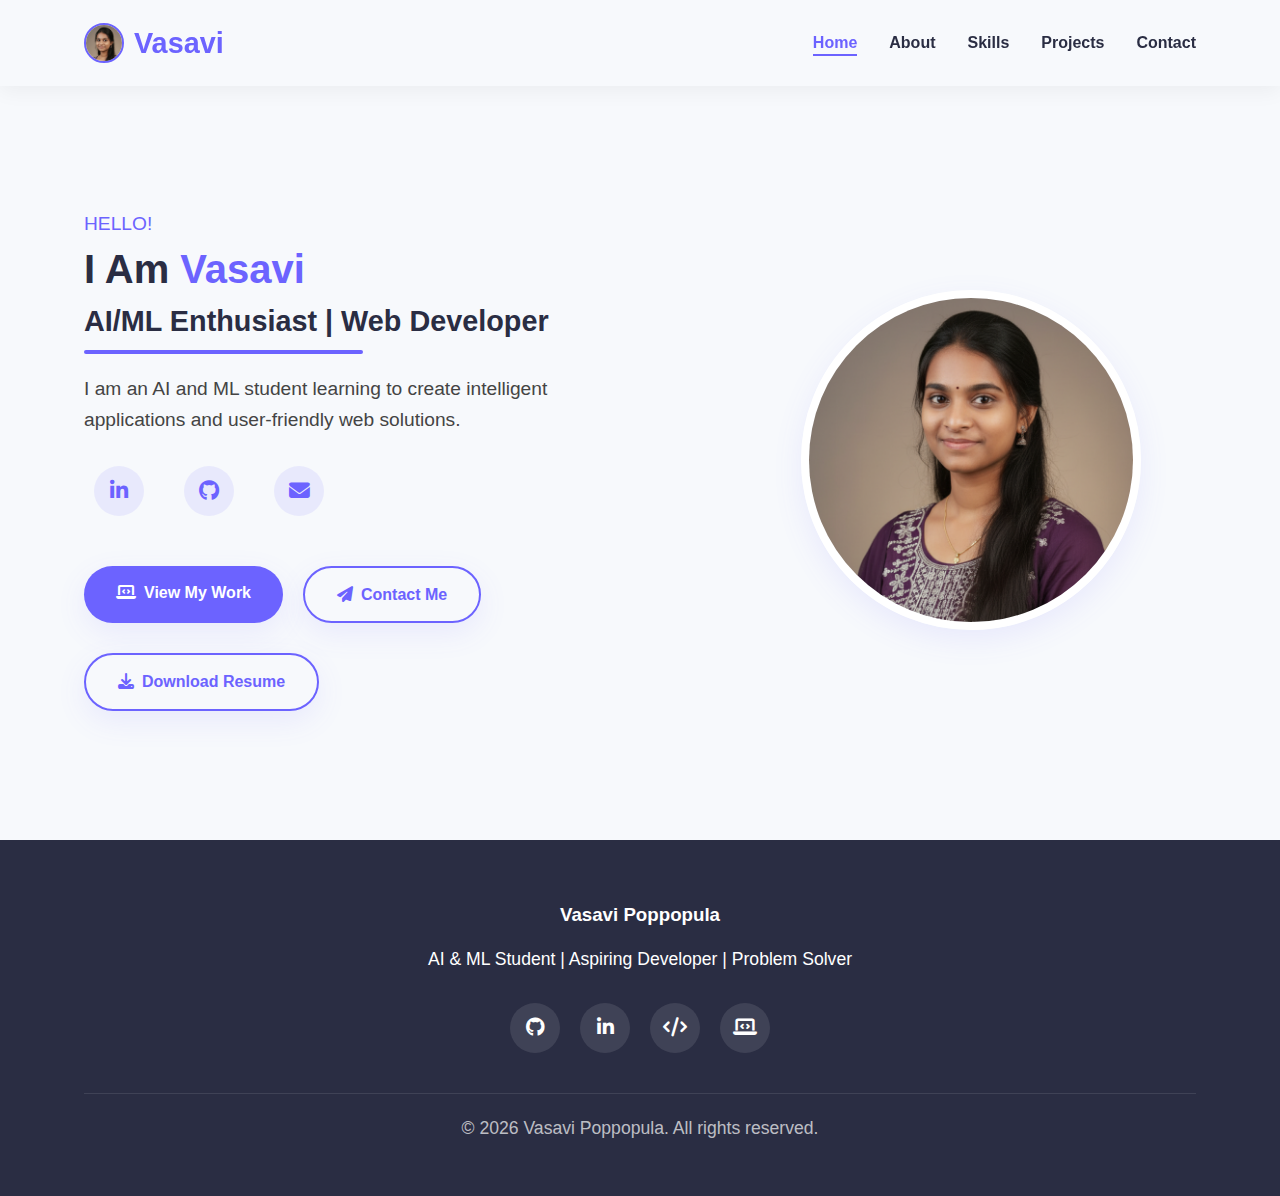
<file: index.html>
<!DOCTYPE html>
<html lang="en">
<head>
    <meta charset="UTF-8">
    <meta name="viewport" content="width=device-width, initial-scale=1.0">
    <title>Vasavi Poppopula | AI & ML Student</title>
    <link rel="stylesheet" href="style.css">
    <link rel="stylesheet" href="https://cdnjs.cloudflare.com/ajax/libs/font-awesome/6.4.0/css/all.min.css">
</head>
<body>
    <!-- Navigation -->
    <header>
        <div class="container">
            <nav>
               <a href="index.html" class="logo">
    <div class="logo-img" style="overflow: hidden; border-radius: 50%; width: 40px; height: 40px;">
        <img src="image.png" alt="Vasavi" style="width: 100%; height: 100%; object-fit: cover;">
    </div>
    Vasavi
</a>
                <div class="menu-toggle" id="menuToggle">
                    <i class="fas fa-bars"></i>
                </div>
                <ul class="nav-links" id="navLinks">
                    <li><a href="index.html" class="active">Home</a></li>
                    <li><a href="about.html">About</a></li>
                    <li><a href="skills.html">Skills</a></li>
                    <li><a href="projects.html">Projects</a></li>
                    <li><a href="contact.html">Contact</a></li>
                </ul>
            </nav>
        </div>
    </header>

    <!-- Hero Section -->
    <section id="home" class="hero" style="padding: 40px 0; min-height: calc(100vh - 140px); display: flex; align-items: center;">
        <div class="container">
            <div style="display: flex; flex-direction: row; align-items: center; justify-content: space-between; padding: 20px 0;">
                <!-- Left side - Text content -->
                <div style="flex: 1; max-width: 600px; padding-right: 40px;">
                    <p style="font-size: 1.2rem; color: var(--primary); margin-bottom: 5px; font-weight: 400;">HELLO!</p>
                    <h1 style="font-size: 2.5rem; margin-bottom: 5px; line-height: 1.2;">I Am <span class="highlight">Vasavi</span></h1>
                    
                    
                 <div style="margin-bottom: 20px;">
    <h2 id="tagline" style="font-size: 1.8rem; color: var(--dark); font-weight: 600; margin-bottom: 10px;">
        AI/ML Enthusiast | Web Developer
    </h2>
  
</div>
                    
                    <!-- Short description -->
                    <p style="font-size: 1.2rem; color: var(--text); margin-bottom: 20px; line-height: 1.6;">
                      I am an AI and ML student learning to create intelligent applications and user-friendly web solutions.
                    </p>
                    
                    <!-- Social Icons -->
                    <div style="display: flex; gap: 20px; margin-top: 30px;">
                        <a href="https://linkedin.com/in/vasavi29" class="social-link" target="_blank" style="width: 50px; height: 50px; background-color: rgba(108, 99, 255, 0.1); color: var(--primary); display: flex; align-items: center; justify-content: center; border-radius: 50%; font-size: 1.3rem; transition: var(--transition); text-decoration: none;">
                            <i class="fab fa-linkedin-in"></i>
                        </a>
                        <a href="https://github.com/vasavi297" class="social-link" target="_blank" style="width: 50px; height: 50px; background-color: rgba(108, 99, 255, 0.1); color: var(--primary); display: flex; align-items: center; justify-content: center; border-radius: 50%; font-size: 1.3rem; transition: var(--transition); text-decoration: none;">
                            <i class="fab fa-github"></i>
                        </a>
                        <a href="https://mail.google.com/mail/?view=cm&fs=1&to=vasavi2972006@gmail.com&su=Portfolio%20Inquiry" 
   target="_blank"
   class="social-link" 
   style="width: 50px; height: 50px; background-color: rgba(108, 99, 255, 0.1); color: var(--primary); display: flex; align-items: center; justify-content: center; border-radius: 50%; font-size: 1.3rem; transition: var(--transition); text-decoration: none;">
    <i class="fas fa-envelope"></i>
</a>
                    </div>
                    
                  <!-- In your index.html hero section -->
<div style="display: flex; gap: 20px; margin-top: 40px; flex-wrap: wrap;">
    <a href="projects.html" class="btn">
        <i class="fas fa-laptop-code" style="margin-right: 8px;"></i>View My Work
    </a>
    <a href="contact.html" class="btn btn-secondary">
        <i class="fas fa-paper-plane" style="margin-right: 8px;"></i>Contact Me
    </a>
    <a href="Resume-Vasavi.pdf" download class="btn btn-secondary">
        <i class="fas fa-download" style="margin-right: 8px;"></i>Download Resume
    </a>
</div>
                </div>
                


<!-- Right side - Profile Image -->
<div style="flex: 1; max-width: 450px; display: flex; justify-content: center; align-items: center;">
    <div style="width: 340px; height: 340px; border-radius: 50%; overflow: hidden; position: relative; box-shadow: var(--shadow); border: 8px solid white;">
        <!-- Adjust object-position: higher percentage = lower in frame -->
        <img src="my_image.png" alt="Vasavi Poppopula" 
             style="width: 100%; height: 100%; object-fit: cover; object-position: center 40%;">
        
        <!-- Decorative circle elements -->
        <div style="position: absolute; top: -20px; left: -20px; right: -20px; bottom: -20px; border-radius: 50%; border: 2px dashed rgba(108, 99, 255, 0.3); z-index: -1;"></div>
        <div style="position: absolute; top: -40px; left: -40px; right: -40px; bottom: -40px; border-radius: 50%; border: 1px dashed rgba(255, 101, 132, 0.2); z-index: -2;"></div>
    </div>
</div>     </div>
        </div>
    </section>

    <!-- Footer -->
    <footer>
        <div class="container">
            <div style="color: white; margin-bottom: 20px;">
                <h3 style="color: white; margin-bottom: 15px;">Vasavi Poppopula</h3>
                <p>AI & ML Student | Aspiring Developer | Problem Solver</p>
            </div>
            
            <div class="social-links">
                <a href="https://github.com/vasavi297" class="social-link" target="_blank">
                    <i class="fab fa-github"></i>
                </a>
                <a href="https://linkedin.com/in/vasavi29" class="social-link" target="_blank">
                    <i class="fab fa-linkedin-in"></i>
                </a>
                <a href="https://www.geeksforgeeks.org/profile/vasavi25zpd" class="social-link" target="_blank">
                    <i class="fas fa-code"></i>
                </a>
                <a href="https://leetcode.com/u/Vasavi_297/" class="social-link" target="_blank">
                    <i class="fas fa-laptop-code"></i>
                </a>
            </div>
            
            <div class="copyright">
                <p>&copy; 2026 Vasavi Poppopula. All rights reserved.</p>
            </div>
        </div>
    </footer>

    <script src="script.js"></script>
</body>
</html>
</file>
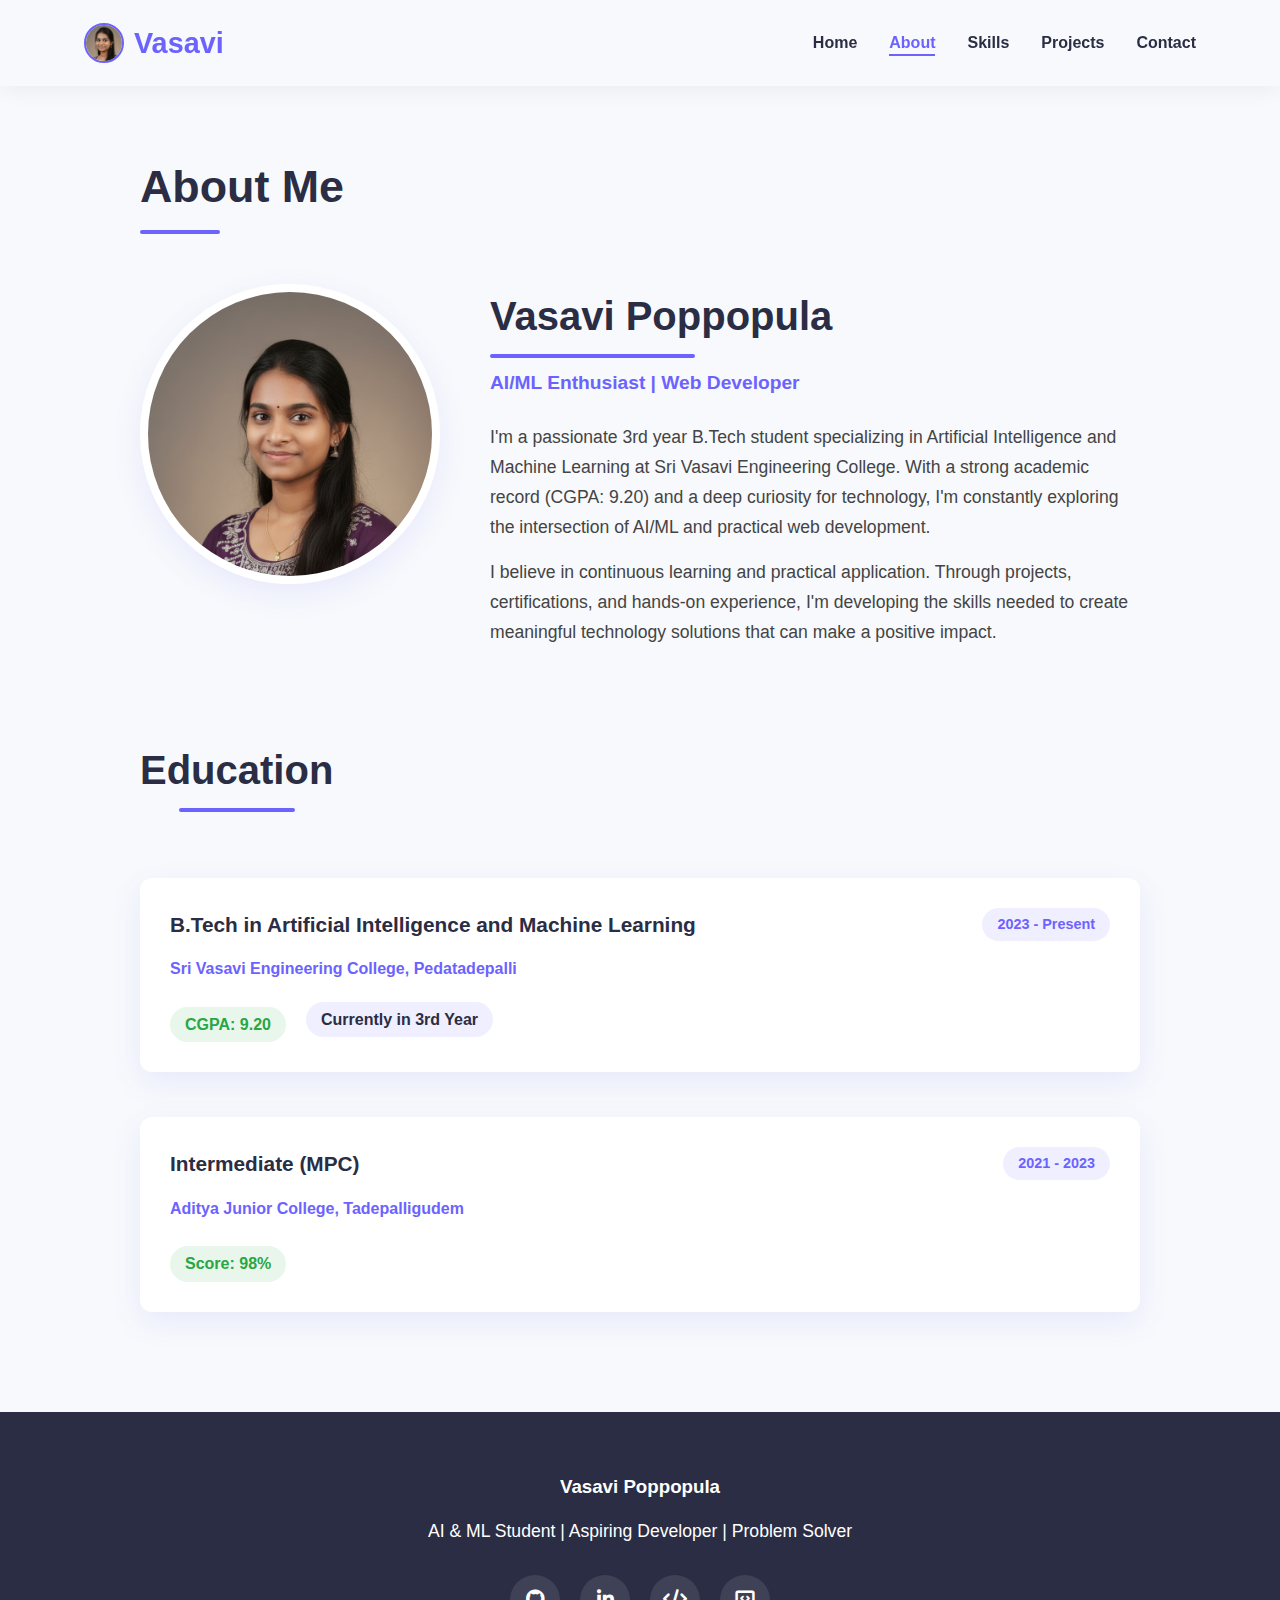
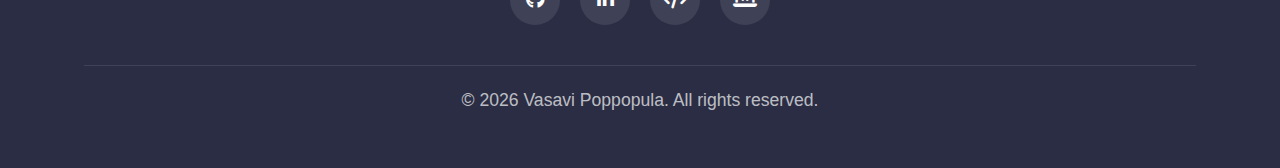
<file: about.html>
<!DOCTYPE html>
<html lang="en">
<head>
    <meta charset="UTF-8">
    <meta name="viewport" content="width=device-width, initial-scale=1.0">
    <title>About Me | Vasavi Poppopula</title>
    <link rel="stylesheet" href="style.css">
    <link rel="stylesheet" href="https://cdnjs.cloudflare.com/ajax/libs/font-awesome/6.4.0/css/all.min.css">
</head>
<body>
    <!-- Navigation -->
    <header>
        <div class="container">
            <nav>
               <a href="index.html" class="logo">
    <div class="logo-img" style="overflow: hidden; border-radius: 50%; width: 40px; height: 40px;">
        <img src="image.png" alt="Vasavi" style="width: 100%; height: 100%; object-fit: cover;">
    </div>
    Vasavi
</a>
                <div class="menu-toggle" id="menuToggle">
                    <i class="fas fa-bars"></i>
                </div>
                <ul class="nav-links" id="navLinks">
                    <li><a href="index.html">Home</a></li>
                    <li><a href="about.html" class="active">About</a></li>
                    <li><a href="skills.html">Skills</a></li>
                    <li><a href="projects.html">Projects</a></li>
                    <li><a href="contact.html">Contact</a></li>
                </ul>
            </nav>
        </div>
    </header>

    <!-- About Section -->
    <section id="about" style="padding: 80px 0;">
        <div class="container">
            <div style="max-width: 1000px; margin: 0 auto;">
                <!-- Page Title -->
             <div style="text-align: left; margin-bottom: 50px;">
    <h1 style="font-weight: 800; font-size: 2.8rem;">About Me</h1>
    <div style="width: 80px; height: 4px; background: var(--primary); margin: 15px 0 25px 0; border-radius: 2px;"></div>
</div>

                <!-- About Me Content -->
                <div style="display: flex; flex-direction: row; align-items: flex-start; gap: 50px; margin-bottom: 60px; flex-wrap: wrap;">
                    <!-- Profile Image -->
                    <div style="flex: 0 0 300px;">
                        <div style="width: 300px; height: 300px; border-radius: 50%; overflow: hidden; box-shadow: var(--shadow); border: 8px solid white;">
                            <img src="my_image.png" alt="Vasavi Poppopula" 
                                 style="width: 100%; height: 100%; object-fit: cover; object-position: center 30%;">
                        </div>
                    </div>
                    
                    <!-- About Text -->
                    <div style="flex: 1; min-width: 300px;">
                        <h2 style="margin-bottom: 20px;">Vasavi Poppopula</h2>
                        <p style="font-size: 1.2rem; color: var(--primary); font-weight: 600; margin-bottom: 25px;">
                            AI/ML Enthusiast | Web Developer
                        </p>
                        
                        <div style="margin-bottom: 30px;">
                            <p style="margin-bottom: 15px; line-height: 1.7;">
                                I'm a passionate 3rd year B.Tech student specializing in Artificial Intelligence and Machine Learning at Sri Vasavi Engineering College. With a strong academic record (CGPA: 9.20) and a deep curiosity for technology, I'm constantly exploring the intersection of AI/ML and practical web development.
                            </p>
                           
                            <p style="line-height: 1.7;">
                                I believe in continuous learning and practical application. Through projects, certifications, and hands-on experience, I'm developing the skills needed to create meaningful technology solutions that can make a positive impact.
                            </p>
                        </div>
                    </div>
                </div>
                
                <!-- Education Section -->
                <div>
                    <div class="section-title" style="text-align: left;">
                        <h2>Education</h2>
                    </div>
                    
                    <div style="display: grid; gap: 25px; margin-top: 20px;">
                        <div class="edu-card">
                            <div class="edu-header">
                                <div class="edu-title">B.Tech in Artificial Intelligence and Machine Learning</div>
                                <div class="edu-duration">2023 - Present</div>
                            </div>
                            <div class="edu-institution">Sri Vasavi Engineering College, Pedatadepalli</div>
                            <div style="display: flex; align-items: center; gap: 20px; flex-wrap: wrap; margin-top: 15px;">
                                <div class="edu-grade">CGPA: 9.20</div>
                                <div style="font-weight: 600; color: var(--dark); background: rgba(108, 99, 255, 0.1); padding: 5px 15px; border-radius: 20px;">
                                    Currently in 3rd Year
                                </div>
                            </div>
                        </div>
                        
                        <div class="edu-card">
                            <div class="edu-header">
                                <div class="edu-title">Intermediate (MPC)</div>
                                <div class="edu-duration">2021 - 2023</div>
                            </div>
                            <div class="edu-institution">Aditya Junior College, Tadepalligudem</div>
                            <div class="edu-grade" style="margin-top: 15px;">Score: 98%</div>
                        </div>
                    </div>
                </div>
            </div>
        </div>
    </section>

    <!-- Footer -->
    <footer>
        <div class="container">
            <div style="color: white; margin-bottom: 20px;">
                <h3 style="color: white; margin-bottom: 15px;">Vasavi Poppopula</h3>
                <p>AI & ML Student | Aspiring Developer | Problem Solver</p>
            </div>
            
            <div class="social-links">
                <a href="https://github.com/vasavi297" class="social-link" target="_blank">
                    <i class="fab fa-github"></i>
                </a>
                <a href="https://linkedin.com/in/vasavi29" class="social-link" target="_blank">
                    <i class="fab fa-linkedin-in"></i>
                </a>
                <a href="https://www.geeksforgeeks.org/profile/vasavi25zpd" class="social-link" target="_blank">
                    <i class="fas fa-code"></i>
                </a>
                <a href="https://leetcode.com/u/Vasavi_297/" class="social-link" target="_blank">
                    <i class="fas fa-laptop-code"></i>
                </a>
            </div>
            
            <div class="copyright">
                <p>&copy; 2026 Vasavi Poppopula. All rights reserved.</p>
            </div>
        </div>
    </footer>

    <script src="script.js"></script>
</body>
</html>
</file>
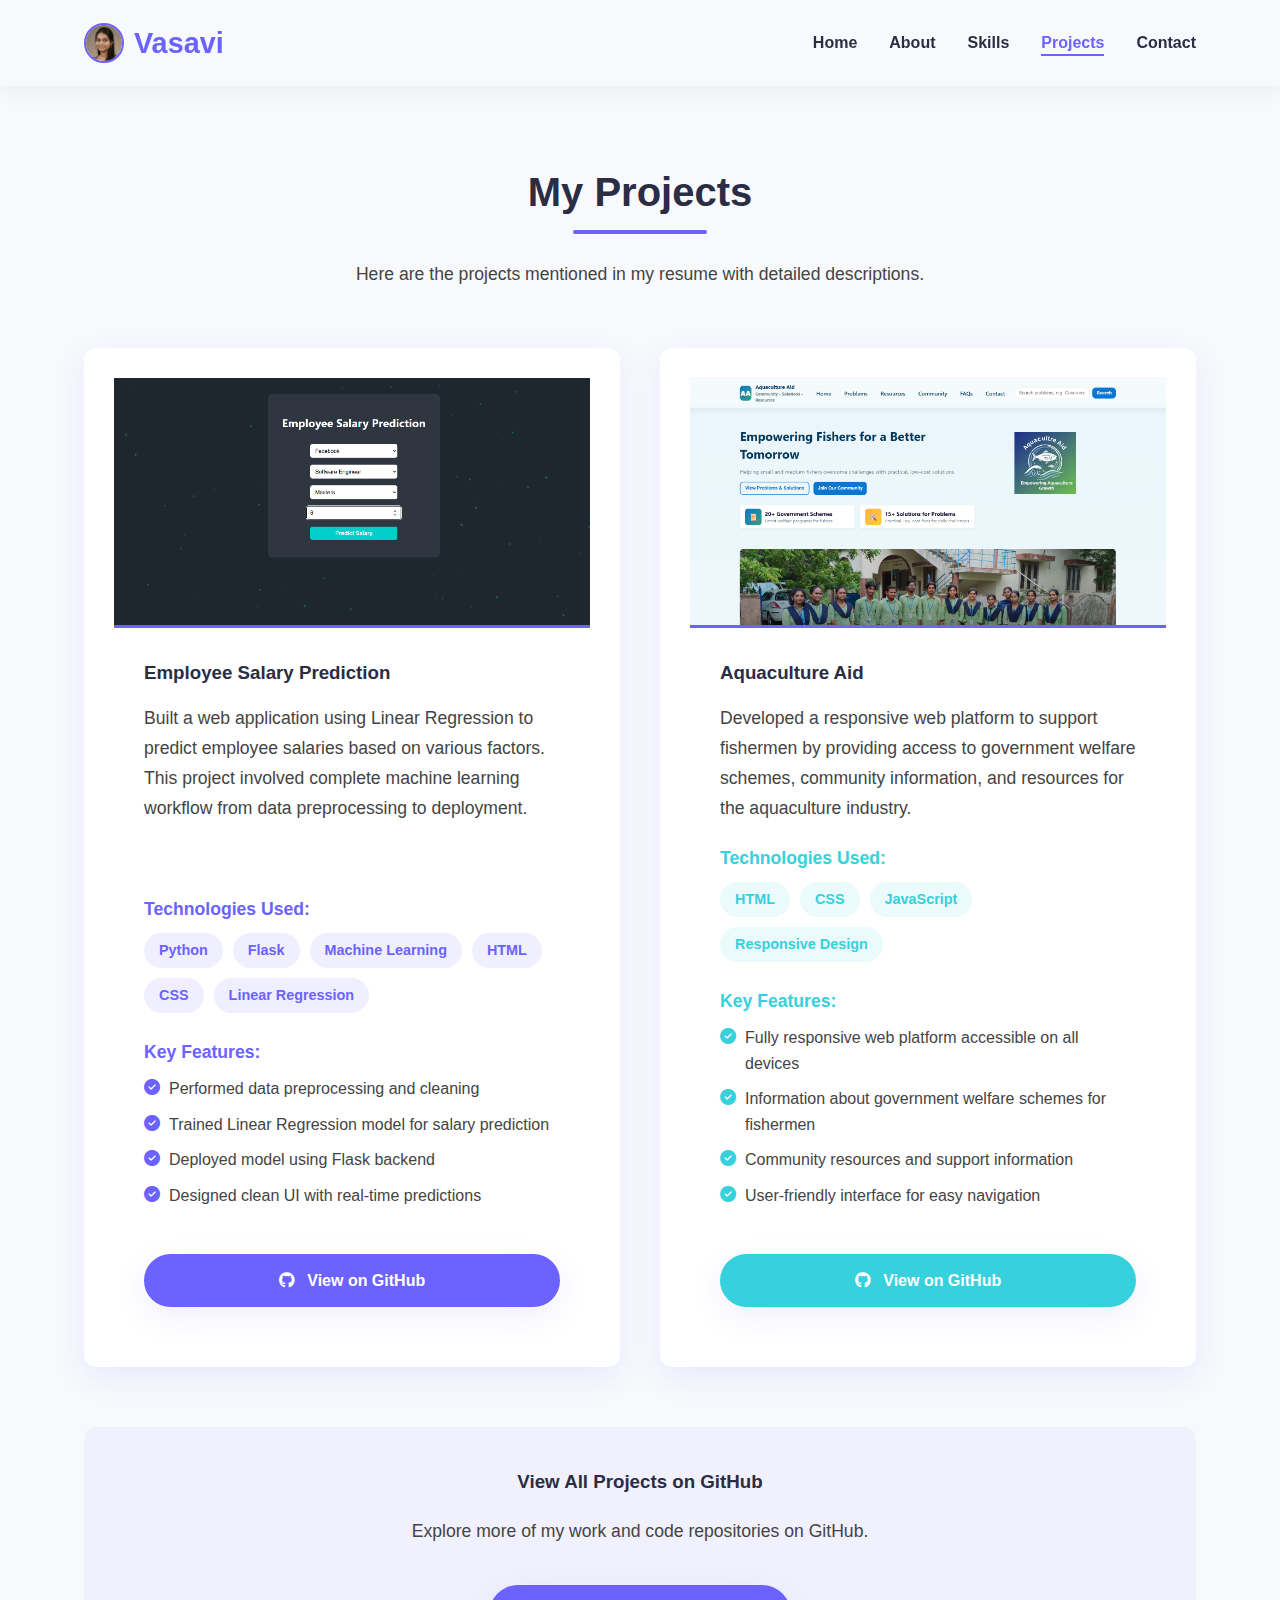
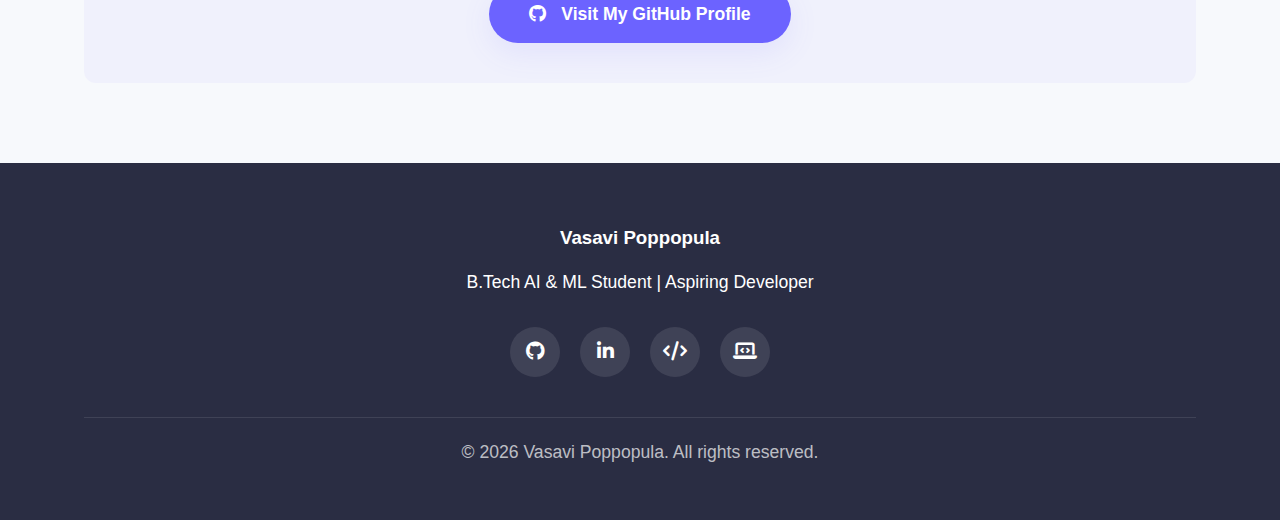
<file: projects.html>
<!DOCTYPE html>
<html lang="en">
<head>
    <meta charset="UTF-8">
    <meta name="viewport" content="width=device-width, initial-scale=1.0">
    <title>Projects | Vasavi Poppopula</title>
    <link rel="stylesheet" href="style.css">
    <link rel="stylesheet" href="https://cdnjs.cloudflare.com/ajax/libs/font-awesome/6.4.0/css/all.min.css">
    <style>
        .projects-grid {
            display: grid;
            grid-template-columns: repeat(auto-fit, minmax(450px, 1fr));
            gap: 40px;
            max-width: 1200px;
            margin: 0 auto;
        }
        
        .project-card {
            background: white;
            border-radius: var(--radius);
            box-shadow: var(--shadow);
            overflow: hidden;
            transition: var(--transition);
            height: 100%;
            display: flex;
            flex-direction: column;
        }
        
        .project-card:hover {
            transform: translateY(-10px);
            box-shadow: 0 20px 40px rgba(108, 99, 255, 0.15);
        }
        
        .project-image {
            width: 100%;
            height: 250px;
            object-fit: cover;
            border-bottom: 3px solid var(--primary);
        }
        
        .project-content {
            padding: 30px;
            flex: 1;
            display: flex;
            flex-direction: column;
        }
        
        .tech-tag {
            background: rgba(108, 99, 255, 0.1);
            color: var(--primary);
            padding: 6px 15px;
            border-radius: 20px;
            font-weight: 600;
            font-size: 0.9rem;
            display: inline-block;
        }
        
        .feature-list li {
            margin-bottom: 10px;
            padding-left: 25px;
            position: relative;
            line-height: 1.6;
        }
        
        .feature-list li i {
            color: var(--primary);
            position: absolute;
            left: 0;
            top: 3px;
        }
        
        @media (max-width: 768px) {
            .projects-grid {
                grid-template-columns: 1fr;
            }
        }
    </style>
</head>
<body>
    <!-- Navigation -->
    <header>
        <div class="container">
            <nav>
               <a href="index.html" class="logo">
    <div class="logo-img" style="overflow: hidden; border-radius: 50%; width: 40px; height: 40px;">
        <img src="image.png" alt="Vasavi" style="width: 100%; height: 100%; object-fit: cover;">
    </div>
    Vasavi
</a>
                <div class="menu-toggle" id="menuToggle">
                    <i class="fas fa-bars"></i>
                </div>
                <ul class="nav-links" id="navLinks">
                    <li><a href="index.html">Home</a></li>
                    <li><a href="about.html">About</a></li>
                    <li><a href="skills.html">Skills</a></li>
                    <li><a href="projects.html" class="active">Projects</a></li>
                    <li><a href="contact.html">Contact</a></li>
                </ul>
            </nav>
        </div>
    </header>

    <!-- Projects Section -->
    <section id="projects" style="padding: 80px 0;">
        <div class="container">
            <div class="section-title">
                <h2>My Projects</h2>
                <p style="margin-top: 20px; max-width: 700px; margin-left: auto; margin-right: auto;">
                    Here are the projects mentioned in my resume with detailed descriptions.
                </p>
            </div>
            
            <div class="projects-grid">
                <!-- Project 1: Employee Salary Prediction -->
                <div class="project-card">
                    <img src="images/salary-prediction-image.png" alt="Employee Salary Prediction Project" class="project-image">
                    <div class="project-content">
                        <h3>Employee Salary Prediction</h3>
                        <p style="line-height: 1.7; margin-bottom: 20px; flex: 1;">
                            Built a web application using Linear Regression to predict employee salaries based on various factors. 
                            This project involved complete machine learning workflow from data preprocessing to deployment.
                        </p>
                        
                        <div style="margin-bottom: 25px;">
                            <h4 style="color: var(--primary); margin-bottom: 10px; font-size: 1.1rem;">Technologies Used:</h4>
                            <div style="display: flex; flex-wrap: wrap; gap: 10px; margin-top: 10px;">
                                <span class="tech-tag">Python</span>
                                <span class="tech-tag">Flask</span>
                                <span class="tech-tag">Machine Learning</span>
                                <span class="tech-tag">HTML</span>
                                <span class="tech-tag">CSS</span>
                                <span class="tech-tag">Linear Regression</span>
                            </div>
                        </div>
                        
                        <div style="margin-bottom: 25px; flex: 1;">
                            <h4 style="color: var(--primary); margin-bottom: 10px; font-size: 1.1rem;">Key Features:</h4>
                            <ul class="feature-list" style="list-style: none; padding-left: 0;">
                                <li>
                                    <i class="fas fa-check-circle"></i>
                                    Performed data preprocessing and cleaning
                                </li>
                                <li>
                                    <i class="fas fa-check-circle"></i>
                                    Trained Linear Regression model for salary prediction
                                </li>
                                <li>
                                    <i class="fas fa-check-circle"></i>
                                    Deployed model using Flask backend
                                </li>
                                <li>
                                    <i class="fas fa-check-circle"></i>
                                    Designed clean UI with real-time predictions
                                </li>
                            </ul>
                        </div>
                        
                        <div style="margin-top: auto;">
                            <a href="https://github.com/vasavi297/Employee-salary-prediction-Vasavi.git" target="_blank" class="btn" style="width: 100%; text-align: center;">
                                <i class="fab fa-github" style="margin-right: 8px;"></i> View on GitHub
                            </a>
                        </div>
                    </div>
                </div>
                
                <!-- Project 2: Aquaculture Aid -->
                <div class="project-card">
                    <img src="images/csp-image.png" alt="Aquaculture Aid Project" class="project-image">
                    <div class="project-content">
                        <h3>Aquaculture Aid</h3>
                        <p style="line-height: 1.7; margin-bottom: 20px; flex: 1;">
                            Developed a responsive web platform to support fishermen by providing access to government welfare schemes, 
                            community information, and resources for the aquaculture industry.
                        </p>
                        
                        <div style="margin-bottom: 25px;">
                            <h4 style="color: #36D1DC; margin-bottom: 10px; font-size: 1.1rem;">Technologies Used:</h4>
                            <div style="display: flex; flex-wrap: wrap; gap: 10px; margin-top: 10px;">
                                <span style="background: rgba(54, 209, 220, 0.1); color: #36D1DC; padding: 6px 15px; border-radius: 20px; font-weight: 600; font-size: 0.9rem;">
                                    HTML
                                </span>
                                <span style="background: rgba(54, 209, 220, 0.1); color: #36D1DC; padding: 6px 15px; border-radius: 20px; font-weight: 600; font-size: 0.9rem;">
                                    CSS
                                </span>
                                <span style="background: rgba(54, 209, 220, 0.1); color: #36D1DC; padding: 6px 15px; border-radius: 20px; font-weight: 600; font-size: 0.9rem;">
                                    JavaScript
                                </span>
                                <span style="background: rgba(54, 209, 220, 0.1); color: #36D1DC; padding: 6px 15px; border-radius: 20px; font-weight: 600; font-size: 0.9rem;">
                                    Responsive Design
                                </span>
                            </div>
                        </div>
                        
                        <div style="margin-bottom: 25px; flex: 1;">
                            <h4 style="color: #36D1DC; margin-bottom: 10px; font-size: 1.1rem;">Key Features:</h4>
                            <ul class="feature-list" style="list-style: none; padding-left: 0;">
                                <li>
                                    <i class="fas fa-check-circle" style="color: #36D1DC;"></i>
                                    Fully responsive web platform accessible on all devices
                                </li>
                                <li>
                                    <i class="fas fa-check-circle" style="color: #36D1DC;"></i>
                                    Information about government welfare schemes for fishermen
                                </li>
                                <li>
                                    <i class="fas fa-check-circle" style="color: #36D1DC;"></i>
                                    Community resources and support information
                                </li>
                                <li>
                                    <i class="fas fa-check-circle" style="color: #36D1DC;"></i>
                                    User-friendly interface for easy navigation
                                </li>
                            </ul>
                        </div>
                        
                        <div style="margin-top: auto;">
                            <a href="https://github.com/vasavi297/Aquaculture-Aid.git" target="_blank" class="btn" style="width: 100%; text-align: center; background: #36D1DC;">
                                <i class="fab fa-github" style="margin-right: 8px;"></i> View on GitHub
                            </a>
                        </div>
                    </div>
                </div>
            </div>
            
            <!-- GitHub Link -->
            <div style="text-align: center; margin-top: 60px; padding: 40px; background: rgba(108, 99, 255, 0.05); border-radius: var(--radius);">
                <h3 style="margin-bottom: 20px;">View All Projects on GitHub</h3>
                <p style="margin-bottom: 30px; max-width: 600px; margin-left: auto; margin-right: auto;">
                    Explore more of my work and code repositories on GitHub.
                </p>
                <a href="https://github.com/vasavi297" target="_blank" class="btn" style="font-size: 1.1rem; padding: 15px 40px;">
                    <i class="fab fa-github" style="margin-right: 10px;"></i> Visit My GitHub Profile
                </a>
            </div>
        </div>
    </section>

    <!-- Footer -->
    <footer>
        <div class="container">
            <div style="color: white; margin-bottom: 20px;">
                <h3 style="color: white; margin-bottom: 15px;">Vasavi Poppopula</h3>
                <p>B.Tech AI & ML Student | Aspiring Developer</p>
            </div>
            
            <div class="social-links">
                <a href="https://github.com/vasavi297" class="social-link" target="_blank">
                    <i class="fab fa-github"></i>
                </a>
                <a href="https://linkedin.com/in/vasavi29" class="social-link" target="_blank">
                    <i class="fab fa-linkedin-in"></i>
                </a>
                <a href="https://www.geeksforgeeks.org/profile/vasavi25zpd" class="social-link" target="_blank">
                    <i class="fas fa-code"></i>
                </a>
                <a href="https://leetcode.com/u/Vasavi_297/" class="social-link" target="_blank">
                    <i class="fas fa-laptop-code"></i>
                </a>
            </div>
            
            <div class="copyright">
                <p>&copy; 2026 Vasavi Poppopula. All rights reserved.</p>
            </div>
        </div>
    </footer>

    <script src="script.js"></script>
</body>
</html>
</file>
<file: style.css>
/* style.css - Updated to match resume */
:root {
    --primary: #6C63FF;
    --primary-light: #8B85FF;
    --secondary: #FF6584;
    --dark: #2A2D43;
    --light: #F7F9FC;
    --gray: #E2E5ED;
    --text: #444;
    --transition: all 0.3s ease;
    --shadow: 0 10px 30px rgba(108, 99, 255, 0.1);
    --radius: 12px;
}

* {
    margin: 0;
    padding: 0;
    box-sizing: border-box;
    font-family: 'Segoe UI', Tahoma, Geneva, Verdana, sans-serif;
}

html {
    scroll-behavior: smooth;
}

body {
    background-color: var(--light);
    color: var(--text);
    line-height: 1.6;
    overflow-x: hidden;
    padding-top: 80px; /* For fixed header */
}

/* Typography */
h1, h2, h3, h4 {
    color: var(--dark);
    margin-bottom: 1rem;
}

h1 {
    font-size: 3.5rem;
    font-weight: 800;
    line-height: 1.2;
}

h2 {
    font-size: 2.5rem;
    position: relative;
    display: inline-block;
}

h2:after {
    content: '';
    position: absolute;
    width: 60%;
    height: 4px;
    background: var(--primary);
    bottom: -10px;
    left: 0;
    border-radius: 2px;
}

p {
    font-size: 1.1rem;
    margin-bottom: 1.5rem;
}

.highlight {
    color: var(--primary);
}

/* Container */
.container {
    width: 90%;
    max-width: 1200px;
    margin: 0 auto;
    padding: 0 20px;
}

/* Buttons */
.btn {
    display: inline-block;
    background-color: var(--primary);
    color: white;
    padding: 14px 32px;
    border-radius: 50px;
    text-decoration: none;
    font-weight: 600;
    border: none;
    cursor: pointer;
    transition: var(--transition);
    box-shadow: var(--shadow);
    margin-top: 10px;
}

.btn:hover {
    background-color: var(--primary-light);
    transform: translateY(-3px);
    box-shadow: 0 15px 30px rgba(108, 99, 255, 0.2);
}

.btn-secondary {
    background-color: transparent;
    color: var(--primary);
    border: 2px solid var(--primary);
}

.btn-secondary:hover {
    background-color: rgba(108, 99, 255, 0.1);
}

/* Navigation */
header {
    position: fixed;
    top: 0;
    width: 100%;
    background-color: rgba(247, 249, 252, 0.95);
    backdrop-filter: blur(10px);
    z-index: 1000;
    padding: 20px 0;
    box-shadow: 0 5px 20px rgba(0, 0, 0, 0.05);
}

nav {
    display: flex;
    justify-content: space-between;
    align-items: center;
}

.logo {
    font-size: 1.8rem;
    font-weight: 800;
    color: var(--primary);
    text-decoration: none;
    display: flex;
    align-items: center;
    gap: 10px;
}

.logo-img {
    width: 40px;
    height: 40px;
    border-radius: 50%;
    object-fit: cover;
    border: 2px solid var(--primary);
}

.nav-links {
    display: flex;
    list-style: none;
}

.nav-links li {
    margin-left: 2rem;
}

.nav-links a {
    text-decoration: none;
    color: var(--dark);
    font-weight: 600;
    font-size: 1rem;
    transition: var(--transition);
    position: relative;
}

.nav-links a:hover {
    color: var(--primary);
}

.nav-links a:after {
    content: '';
    position: absolute;
    width: 0;
    height: 2px;
    background: var(--primary);
    left: 0;
    bottom: -5px;
    transition: var(--transition);
}

.nav-links a:hover:after {
    width: 100%;
}

.nav-links a.active {
    color: var(--primary);
}

.nav-links a.active:after {
    width: 100%;
}

.menu-toggle {
    display: none;
    font-size: 1.5rem;
    cursor: pointer;
    color: var(--dark);
}

/* Sections */
section {
    padding: 100px 0;
}

.section-title {
    text-align: center;
    margin-bottom: 60px;
}

.section-title h2:after {
    left: 20%;
    width: 60%;
}

/* Typing Animation */
.typing-container {
    display: inline-block;
    position: relative;
}

.typing-text {
    font-size: 2.5rem;
    font-weight: 600;
    color: var(--dark);
    border-right: 3px solid var(--primary);
    white-space: nowrap;
    overflow: hidden;
    display: inline-block;
    animation: typing 3.5s steps(30, end), blink-caret 0.75s step-end infinite;
}

@keyframes typing {
    from { width: 0 }
    to { width: 100% }
}

@keyframes blink-caret {
    from, to { border-color: transparent }
    50% { border-color: var(--primary); }
}

/* Name with photo - NO ANIMATION */
.name-with-photo {
    display: flex;
    align-items: center;
    gap: 30px;
    margin-bottom: 40px;
}

.profile-photo {
    width: 120px;
    height: 120px;
    border-radius: 50%;
    object-fit: cover;
    border: 5px solid white;
    box-shadow: var(--shadow);
    /* Static - no animation */
}

/* Education & Experience Cards */
.edu-card, .exp-card, .cert-card {
    background: white;
    padding: 30px;
    border-radius: var(--radius);
    box-shadow: var(--shadow);
    transition: var(--transition);
    margin-bottom: 20px;
}

.edu-card:hover, .exp-card:hover, .cert-card:hover {
    transform: translateY(-5px);
    box-shadow: 0 15px 30px rgba(108, 99, 255, 0.15);
}

.edu-header {
    display: flex;
    justify-content: space-between;
    align-items: flex-start;
    margin-bottom: 15px;
}

.edu-title {
    font-size: 1.3rem;
    font-weight: 700;
    color: var(--dark);
}

.edu-duration {
    background: rgba(108, 99, 255, 0.1);
    color: var(--primary);
    padding: 5px 15px;
    border-radius: 20px;
    font-weight: 600;
    font-size: 0.9rem;
}

.edu-institution {
    color: var(--primary);
    font-weight: 600;
    margin-bottom: 10px;
}

.edu-grade {
    display: inline-block;
    background: rgba(40, 167, 69, 0.1);
    color: #28a745;
    padding: 5px 15px;
    border-radius: 20px;
    font-weight: 600;
    margin-top: 10px;
}

/* Skills */
.skill-card, .project-card {
    background: white;
    padding: 30px;
    border-radius: var(--radius);
    box-shadow: var(--shadow);
    transition: var(--transition);
}

.skill-card:hover, .project-card:hover {
    transform: translateY(-10px);
}

.skill-icon {
    font-size: 2.5rem;
    color: var(--primary);
    margin-bottom: 20px;
}

/* Contact */
.contact-item {
    display: flex;
    align-items: center;
    margin-bottom: 25px;
}

.contact-icon {
    width: 50px;
    height: 50px;
    background-color: rgba(108, 99, 255, 0.1);
    border-radius: 50%;
    display: flex;
    align-items: center;
    justify-content: center;
    margin-right: 15px;
    color: var(--primary);
    font-size: 1.2rem;
}

.form-group {
    margin-bottom: 25px;
}

.form-group input, .form-group textarea {
    width: 100%;
    padding: 15px;
    border: 1px solid var(--gray);
    border-radius: var(--radius);
    font-size: 1rem;
    transition: var(--transition);
}

.form-group input:focus, .form-group textarea:focus {
    outline: none;
    border-color: var(--primary);
    box-shadow: 0 0 0 3px rgba(108, 99, 255, 0.1);
}

/* Footer */
footer {
    background-color: var(--dark);
    color: white;
    padding: 60px 0 30px;
    text-align: center;
}

.social-links {
    display: flex;
    justify-content: center;
    margin: 30px 0;
}

.social-link {
    width: 50px;
    height: 50px;
    border-radius: 50%;
    background-color: rgba(255, 255, 255, 0.1);
    display: flex;
    align-items: center;
    justify-content: center;
    margin: 0 10px;
    color: white;
    font-size: 1.2rem;
    transition: var(--transition);
    text-decoration: none;
}

.social-link:hover {
    background-color: var(--primary);
    transform: translateY(-5px);
}

.copyright {
    margin-top: 40px;
    padding-top: 20px;
    border-top: 1px solid rgba(255, 255, 255, 0.1);
    font-size: 0.9rem;
    color: rgba(255, 255, 255, 0.7);
}

/* Responsive Design */
@media (max-width: 992px) {
    h1 {
        font-size: 2.8rem;
    }
    
    h2 {
        font-size: 2.2rem;
    }
    
    .profile-photo {
        width: 100px;
        height: 100px;
    }
    
    .edu-header {
        flex-direction: column;
    }
    
    .edu-duration {
        margin-top: 10px;
    }
}

@media (max-width: 768px) {
    .menu-toggle {
        display: block;
    }
    
    .nav-links {
        position: fixed;
        top: 80px;
        left: 0;
        width: 100%;
        background-color: white;
        flex-direction: column;
        align-items: center;
        padding: 20px 0;
        box-shadow: 0 10px 20px rgba(0, 0, 0, 0.1);
        transform: translateY(-150%);
        transition: var(--transition);
        z-index: 999;
    }
    
    .nav-links.active {
        transform: translateY(0);
    }
    
    .nav-links li {
        margin: 15px 0;
    }
    
    h1 {
        font-size: 2.4rem;
    }
    
    h2 {
        font-size: 2rem;
    }
    
    .name-with-photo {
        flex-direction: column;
        text-align: center;
        gap: 20px;
    }
    
    .typing-text {
        font-size: 2rem;
    }
}
</file>
